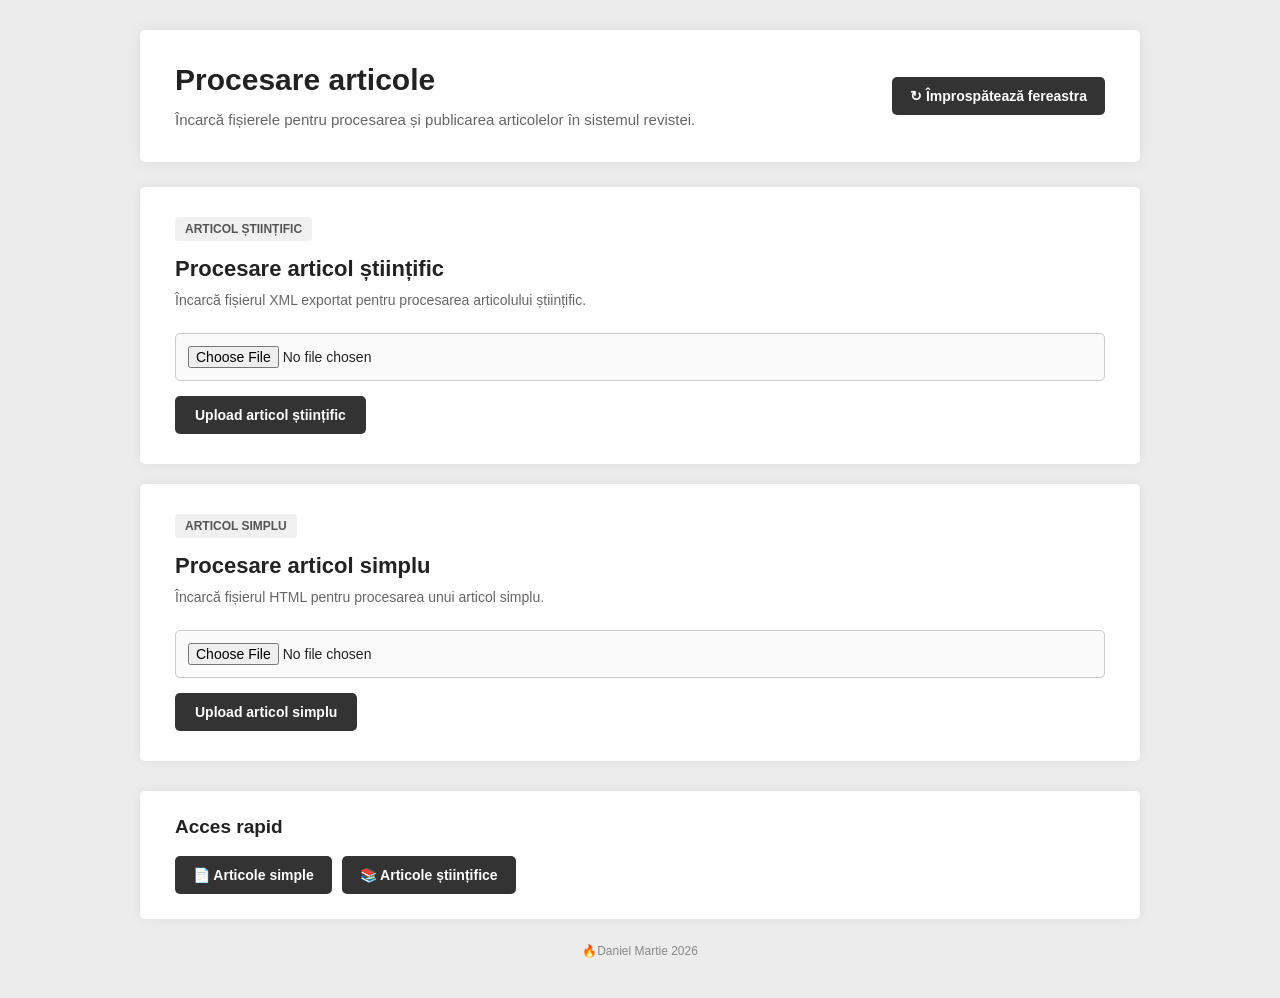
<file: templates/index.html>
<!DOCTYPE html>

<html lang="ro">

<head>

    <meta charset="UTF-8">

    <meta
        name="viewport"
        content="width=device-width, initial-scale=1.0"
    >

    <title>Procesare articole</title>


    <style>

        /* ==================================================
           GENERAL
           ================================================== */

        * {
            box-sizing: border-box;
        }


        body {

            margin: 0;

            padding: 30px;

            background: #ececec;

            font-family:
                Arial,
                Helvetica,
                sans-serif;

            color: #222;

        }


        /* ==================================================
           CONTAINER PRINCIPAL
           ================================================== */

        .page-container {

            width: 100%;

            max-width: 1000px;

            margin: 0 auto;

        }


        /* ==================================================
           HEADER
           ================================================== */

        .page-header {

            background: #fff;

            padding: 30px 35px;

            border-radius: 5px;

            box-shadow:
                0 0 15px rgba(0,0,0,0.08);

            margin-bottom: 25px;

            display: flex;

            justify-content: space-between;

            align-items: center;

            gap: 25px;

        }


        .page-header-content {

            flex: 1;

        }


        .page-header h1 {

            margin: 0 0 10px 0;

            font-size: 30px;

            line-height: 1.3;

        }


        .page-header p {

            margin: 0;

            color: #666;

            font-size: 15px;

            line-height: 1.5;

        }


        /* ==================================================
           BUTON REFRESH
           ================================================== */

        .refresh-button {

            flex-shrink: 0;

            display: inline-flex;

            align-items: center;

            justify-content: center;

            gap: 7px;

            padding: 11px 18px;

            border: 0;

            border-radius: 5px;

            background: #333;

            color: #fff;

            font-size: 14px;

            font-weight: bold;

            cursor: pointer;

            white-space: nowrap;

        }


        .refresh-button:hover {

            background: #555;

        }


        .refresh-button:active {

            transform: translateY(1px);

        }


        /* ==================================================
           CARDURI PROCESARE
           ================================================== */

        .processing-card {

            background: #fff;

            padding: 30px 35px;

            border-radius: 5px;

            box-shadow:
                0 0 12px rgba(0,0,0,0.06);

            margin-bottom: 20px;

        }


        .processing-card h2 {

            margin: 0 0 8px 0;

            font-size: 22px;

        }


        .processing-description {

            margin: 0 0 22px 0;

            color: #666;

            font-size: 14px;

            line-height: 1.5;

        }


        /* ==================================================
           LABEL TIP ARTICOL
           ================================================== */

        .article-type {

            display: inline-block;

            margin-bottom: 15px;

            padding: 5px 10px;

            border-radius: 4px;

            background: #f0f0f0;

            color: #555;

            font-size: 12px;

            font-weight: bold;

        }


        /* ==================================================
           FORMULAR
           ================================================== */

        .upload-form {

            display: flex;

            flex-direction: column;

            gap: 15px;

        }


        /* ==================================================
           FILE INPUT
           ================================================== */

        .file-input {

            width: 100%;

            padding: 12px;

            border: 1px solid #ccc;

            border-radius: 5px;

            background: #fafafa;

            font-size: 14px;

            cursor: pointer;

        }


        .file-input:hover {

            background: #f5f5f5;

        }


        /* ==================================================
           BUTOANE UPLOAD
           ================================================== */

        .upload-button {

            display: inline-block;

            width: fit-content;

            padding: 11px 20px;

            border: 0;

            border-radius: 5px;

            background: #333;

            color: #fff;

            cursor: pointer;

            font-size: 14px;

            font-weight: bold;

        }


        .upload-button:hover {

            background: #555;

        }


        .upload-button:disabled {

            background: #999;

            cursor: not-allowed;

        }


        /* ==================================================
           ARTICOL SIMPLU
           ================================================== */

        .simple-button {

            background: #333;

        }


        .simple-button:hover {

            background: #555;

        }


        /* ==================================================
           ZONA PROGRES
           ================================================== */

        .progress-container {

            display: none;

            margin-top: 20px;

            padding: 20px;

            background: #fafafa;

            border: 1px solid #ddd;

            border-radius: 5px;

        }


        .progress-container.active {

            display: block;

        }


        .progress-header {

            display: flex;

            justify-content: space-between;

            align-items: center;

            margin-bottom: 10px;

            gap: 15px;

        }


        .progress-title {

            font-size: 14px;

            font-weight: bold;

            color: #333;

        }


        .progress-percent {

            font-size: 14px;

            font-weight: bold;

            color: #555;

        }


        .progress-bar {

            width: 100%;

            height: 20px;

            background: #e5e5e5;

            border-radius: 10px;

            overflow: hidden;

        }


        .progress-fill {

            width: 0%;

            height: 100%;

            background: #333;

            border-radius: 10px;

            transition: width 0.4s ease;

        }


        .progress-status {

            margin-top: 10px;

            color: #666;

            font-size: 13px;

        }


        /* ==================================================
           SUCCES
           ================================================== */

        .success-message {

            display: none;

            margin-top: 20px;

            padding: 20px;

            background: #f5f5f5;

            border: 1px solid #bbb;

            border-radius: 5px;

        }


        .success-message.active {

            display: block;

        }


        .success-title {

            margin-bottom: 8px;

            font-size: 18px;

            font-weight: bold;

            color: #198754;

        }


        .success-text {

            margin-bottom: 15px;

            color: #555;

            font-size: 14px;

        }


        .back-processing-button {

            display: inline-block;

            padding: 10px 18px;

            border-radius: 5px;

            background: #333;

            color: #fff;

            text-decoration: none;

            font-size: 14px;

            font-weight: bold;

            cursor: pointer;

            border: 0;

        }


        .back-processing-button:hover {

            background: #555;

        }


        /* ==================================================
           EROARE
           ================================================== */

        .error-message {

            display: none;

            margin-top: 20px;

            padding: 20px;

            background: #fafafa;

            border: 1px solid #bbb;

            border-radius: 5px;

        }


        .error-message.active {

            display: block;

        }


        .error-title {

            margin-bottom: 8px;

            font-size: 18px;

            font-weight: bold;

            color: #b00000;

        }


        .error-text {

            margin-bottom: 15px;

            color: #555;

            font-size: 14px;

            line-height: 1.5;

            word-break: break-word;

        }


        /* ==================================================
           NAVIGARE
           ================================================== */

        .navigation-section {

            background: #fff;

            padding: 25px 35px;

            border-radius: 5px;

            box-shadow:
                0 0 12px rgba(0,0,0,0.06);

            margin-top: 30px;

        }


        .navigation-title {

            margin: 0 0 18px 0;

            font-size: 19px;

        }


        .navigation-buttons {

            display: flex;

            flex-wrap: wrap;

            gap: 10px;

        }


        .navigation-button {

            display: inline-block;

            padding: 11px 18px;

            border-radius: 5px;

            background: #333;

            color: #fff;

            text-decoration: none;

            font-size: 14px;

            font-weight: bold;

        }


        .navigation-button:hover {

            background: #555;

        }


        .navigation-button.simple {

            background: #333;

        }


        .navigation-button.simple:hover {

            background: #555;

        }


        /* ==================================================
           FOOTER
           ================================================== */

        .footer {

            text-align: center;

            padding: 25px 0 10px 0;

            color: #888;

            font-size: 12px;

        }


        /* ==================================================
           MOBILE
           ================================================== */

        @media (max-width: 700px) {

            body {

                padding: 10px;

            }


            .page-header,
            .processing-card,
            .navigation-section {

                padding: 22px;

            }


            .page-header {

                flex-direction: column;

                align-items: stretch;

            }


            .page-header h1 {

                font-size: 25px;

            }


            .processing-card h2 {

                font-size: 20px;

            }


            .refresh-button {

                width: 100%;

            }


            .upload-button,
            .navigation-button {

                width: 100%;

                text-align: center;

            }


            .navigation-buttons {

                flex-direction: column;

            }


            .progress-header {

                align-items: flex-start;

            }

        }

    </style>

</head>


<body>


<div class="page-container">


    <!-- ==================================================
         HEADER
         ================================================== -->

    <header class="page-header">


        <div class="page-header-content">

            <h1>
                Procesare articole
            </h1>


            <p>
                Încarcă fișierele pentru procesarea și publicarea
                articolelor în sistemul revistei.
            </p>

        </div>


        <!-- ==================================================
             BUTON REFRESH
             ================================================== -->

        <button
            type="button"
            class="refresh-button"
            onclick="window.location.reload();"
            title="Împrospătează pagina"
        >
            ↻ Împrospătează fereastra
        </button>


    </header>


    <!-- ==================================================
         ARTICOL ȘTIINȚIFIC
         ================================================== -->

    <section
        class="processing-card"
        id="scientificCard"
    >

        <span class="article-type">
            ARTICOL ȘTIINȚIFIC
        </span>


        <h2>
            Procesare articol științific
        </h2>


        <p class="processing-description">
            Încarcă fișierul XML exportat pentru procesarea
            articolului științific.
        </p>


        <form
            id="scientificForm"
            action="/upload/"
            method="post"
            enctype="multipart/form-data"
            class="upload-form"
        >

            <input
                type="file"
                name="file"
                accept=".xml"
                class="file-input"
                id="scientificFile"
                required
            >


            <button
                type="submit"
                class="upload-button"
                id="scientificButton"
            >
                Upload articol științific
            </button>

        </form>


        <!-- ==================================================
             PROGRES ȘTIINȚIFIC
             ================================================== -->

        <div
            class="progress-container"
            id="scientificProgress"
        >

            <div class="progress-header">

                <div
                    class="progress-title"
                    id="scientificProgressTitle"
                >
                    Se procesează articolul...
                </div>


                <div
                    class="progress-percent"
                    id="scientificProgressPercent"
                >
                    0%
                </div>

            </div>


            <div class="progress-bar">

                <div
                    class="progress-fill"
                    id="scientificProgressFill"
                ></div>

            </div>


            <div
                class="progress-status"
                id="scientificProgressStatus"
            >
                Se pregătește fișierul...
            </div>

        </div>


        <!-- ==================================================
             SUCCES ȘTIINȚIFIC
             ================================================== -->

        <div
            class="success-message"
            id="scientificSuccess"
        >

            <div class="success-title">
                ✓ Articol procesat cu succes!
            </div>


            <div class="success-text">
                Articolul științific a fost procesat și
                publicat cu succes în sistem.
            </div>

        </div>


        <!-- ==================================================
             EROARE ȘTIINȚIFICĂ
             ================================================== -->

        <div
            class="error-message"
            id="scientificError"
        >

            <div class="error-title">
                ✕ A apărut o eroare
            </div>


            <div
                class="error-text"
                id="scientificErrorText"
            >
                Articolul nu a putut fi procesat.
            </div>


            <button
                type="button"
                class="back-processing-button"
                onclick="resetProcessing('scientific')"
            >
                ← Încearcă din nou
            </button>

        </div>

    </section>


    <!-- ==================================================
         ARTICOL SIMPLU
         ================================================== -->

    <section
        class="processing-card"
        id="simpleCard"
    >

        <span class="article-type">
            ARTICOL SIMPLU
        </span>


        <h2>
            Procesare articol simplu
        </h2>


        <p class="processing-description">
            Încarcă fișierul HTML pentru procesarea
            unui articol simplu.
        </p>


        <form
            id="simpleForm"
            action="/upload-simple/"
            method="post"
            enctype="multipart/form-data"
            class="upload-form"
        >

            <input
                type="file"
                name="file"
                accept=".html"
                class="file-input"
                id="simpleFile"
                required
            >


            <button
                type="submit"
                class="upload-button simple-button"
                id="simpleButton"
            >
                Upload articol simplu
            </button>

        </form>


        <!-- ==================================================
             PROGRES SIMPLU
             ================================================== -->

        <div
            class="progress-container"
            id="simpleProgress"
        >

            <div class="progress-header">

                <div
                    class="progress-title"
                    id="simpleProgressTitle"
                >
                    Se procesează articolul...
                </div>


                <div
                    class="progress-percent"
                    id="simpleProgressPercent"
                >
                    0%
                </div>

            </div>


            <div class="progress-bar">

                <div
                    class="progress-fill"
                    id="simpleProgressFill"
                ></div>

            </div>


            <div
                class="progress-status"
                id="simpleProgressStatus"
            >
                Se pregătește fișierul...
            </div>

        </div>


        <!-- ==================================================
             SUCCES SIMPLU
             ================================================== -->

        <div
            class="success-message"
            id="simpleSuccess"
        >

            <div class="success-title">
                ✓ Articol procesat cu succes!
            </div>


            <div class="success-text">
                Articolul simplu a fost procesat și
                publicat cu succes în sistem.
            </div>

        </div>


        <!-- ==================================================
             EROARE SIMPLU
             ================================================== -->

        <div
            class="error-message"
            id="simpleError"
        >

            <div class="error-title">
                ✕ A apărut o eroare
            </div>


            <div
                class="error-text"
                id="simpleErrorText"
            >
                Articolul nu a putut fi procesat.
            </div>


            <button
                type="button"
                class="back-processing-button"
                onclick="resetProcessing('simple')"
            >
                ← Încearcă din nou
            </button>

        </div>

    </section>


    <!-- ==================================================
         NAVIGARE
         ================================================== -->

    <section class="navigation-section">

        <h2 class="navigation-title">
            Acces rapid
        </h2>


        <div class="navigation-buttons">


            <!-- ARTICOLE SIMPLE -->

            <a
                href="https://diaconu-daniel.ro/reviste/simple/articole/"
                class="navigation-button simple"
                target="_blank"
                rel="noopener noreferrer"
            >
                📄 Articole simple
            </a>


            <!-- ARTICOLE ȘTIINȚIFICE -->

            <a
                href="https://diaconu-daniel.ro/reviste/articole.php"
                class="navigation-button"
                target="_blank"
                rel="noopener noreferrer"
            >
                📚 Articole științifice
            </a>


        </div>

    </section>


    <!-- ==================================================
         FOOTER
         ================================================== -->

    <div class="footer">

       🔥Daniel Martie 2026

    </div>


</div>


<script>


/* ======================================================
   FUNCȚIE GENERALĂ - PROGRES
   ====================================================== */

function setProgress(type, percent, status)
{

    const prefix =
        type === 'scientific'
            ? 'scientific'
            : 'simple';


    const fill =
        document.getElementById(
            prefix + 'ProgressFill'
        );


    const percentElement =
        document.getElementById(
            prefix + 'ProgressPercent'
        );


    const statusElement =
        document.getElementById(
            prefix + 'ProgressStatus'
        );


    fill.style.width =
        percent + '%';


    percentElement.textContent =
        percent + '%';


    statusElement.textContent =
        status;

}


/* ======================================================
   AFIȘARE PROGRES
   ====================================================== */

function showProgress(type)
{

    const prefix =
        type === 'scientific'
            ? 'scientific'
            : 'simple';


    document
        .getElementById(
            prefix + 'Progress'
        )
        .classList.add('active');


    document
        .getElementById(
            prefix + 'Success'
        )
        .classList.remove('active');


    document
        .getElementById(
            prefix + 'Error'
        )
        .classList.remove('active');


    setProgress(
        type,
        0,
        'Se pregătește fișierul...'
    );

}


/* ======================================================
   SUCCES
   ====================================================== */

function showSuccess(type)
{

    const prefix =
        type === 'scientific'
            ? 'scientific'
            : 'simple';


    setProgress(
        type,
        100,
        'Procesarea a fost finalizată.'
    );


    setTimeout(
        function()
        {

            document
                .getElementById(
                    prefix + 'Progress'
                )
                .classList.remove('active');


            document
                .getElementById(
                    prefix + 'Success'
                )
                .classList.add('active');


        },
        500
    );

}


/* ======================================================
   EROARE
   ====================================================== */

function showError(type, message)
{

    const prefix =
        type === 'scientific'
            ? 'scientific'
            : 'simple';


    document
        .getElementById(
            prefix + 'Progress'
        )
        .classList.remove('active');


    document
        .getElementById(
            prefix + 'ErrorText'
        )
        .textContent =
            message ||
            'Articolul nu a putut fi procesat.';


    document
        .getElementById(
            prefix + 'Error'
        )
        .classList.add('active');

}


/* ======================================================
   RESET
   ====================================================== */

function resetProcessing(type)
{

    const prefix =
        type === 'scientific'
            ? 'scientific'
            : 'simple';


    document
        .getElementById(
            prefix + 'Progress'
        )
        .classList.remove('active');


    document
        .getElementById(
            prefix + 'Success'
        )
        .classList.remove('active');


    document
        .getElementById(
            prefix + 'Error'
        )
        .classList.remove('active');


    document
        .getElementById(
            prefix + 'Form'
        )
        .reset();


    document
        .getElementById(
            prefix + 'Button'
        )
        .disabled = false;


    setProgress(
        type,
        0,
        'Se pregătește fișierul...'
    );

}


/* ======================================================
   PROGRES ANIMAT
   ====================================================== */

function simulateProgress(type)
{

    let progress = 0;


    setProgress(
        type,
        5,
        'Se încarcă fișierul...'
    );


    const interval =
        setInterval(
            function()
            {

                if (progress < 25) {

                    progress += 5;

                    setProgress(
                        type,
                        progress,
                        'Se salvează fișierul...'
                    );

                }

                else if (progress < 50) {

                    progress += 3;

                    setProgress(
                        type,
                        progress,
                        'Se procesează fișierul...'
                    );

                }

                else if (progress < 75) {

                    progress += 2;

                    setProgress(
                        type,
                        progress,
                        'Se generează conținutul...'
                    );

                }

                else if (progress < 90) {

                    progress += 1;

                    setProgress(
                        type,
                        progress,
                        'Se publică articolul...'
                    );

                }

                else {

                    clearInterval(
                        interval
                    );

                }

            },
            180
        );


    return interval;

}


/* ======================================================
   UPLOAD GENERAL
   ====================================================== */

async function processUpload(
    type,
    form
)
{

    const prefix =
        type === 'scientific'
            ? 'scientific'
            : 'simple';


    const button =
        document.getElementById(
            prefix + 'Button'
        );


    const fileInput =
        document.getElementById(
            prefix + 'File'
        );


    const file =
        fileInput.files[0];


    if (!file) {

        alert(
            'Selectează mai întâi un fișier.'
        );

        return;

    }


    /* --------------------------------------------------
       Pregătire
       -------------------------------------------------- */

    button.disabled = true;


    showProgress(
        type
    );


    const progressInterval =
        simulateProgress(
            type
        );


    /* --------------------------------------------------
       FormData
       -------------------------------------------------- */

    const formData =
        new FormData();


    formData.append(
        'file',
        file
    );


    try {


        /* ----------------------------------------------
           Upload
           ---------------------------------------------- */

        const response =
            await fetch(
                form.action,
                {
                    method: 'POST',
                    body: formData
                }
            );


        /* ----------------------------------------------
           Citim răspunsul
           ---------------------------------------------- */

        const text =
            await response.text();


        let data;


        try {

            data =
                JSON.parse(text);

        }

        catch (jsonError) {

            throw new Error(
                'Serverul nu a returnat un răspuns JSON valid.'
            );

        }


        /* ----------------------------------------------
           Oprim progresul animat
           ---------------------------------------------- */

        clearInterval(
            progressInterval
        );


        /* ----------------------------------------------
           Verificare succes
           ---------------------------------------------- */

        if (
            response.ok &&
            data.success
        ) {

            showSuccess(
                type
            );


            return;

        }


        /* ----------------------------------------------
           Eroare API
           ---------------------------------------------- */

        throw new Error(
            data.message ||
            'Articolul nu a putut fi procesat.'
        );


    }

    catch (error) {


        clearInterval(
            progressInterval
        );


        console.error(
            'Upload error:',
            error
        );


        showError(
            type,
            error.message
        );


        button.disabled =
            false;

    }

}


/* ======================================================
   FORMULAR ARTICOL ȘTIINȚIFIC
   ====================================================== */

document
    .getElementById(
        'scientificForm'
    )
    .addEventListener(
        'submit',
        function(event)
        {

            event.preventDefault();


            processUpload(
                'scientific',
                this
            );

        }
    );


/* ======================================================
   FORMULAR ARTICOL SIMPLU
   ====================================================== */

document
    .getElementById(
        'simpleForm'
    )
    .addEventListener(
        'submit',
        function(event)
        {

            event.preventDefault();


            processUpload(
                'simple',
                this
            );

        }
    );


</script>


</body>

</html>
</file>
